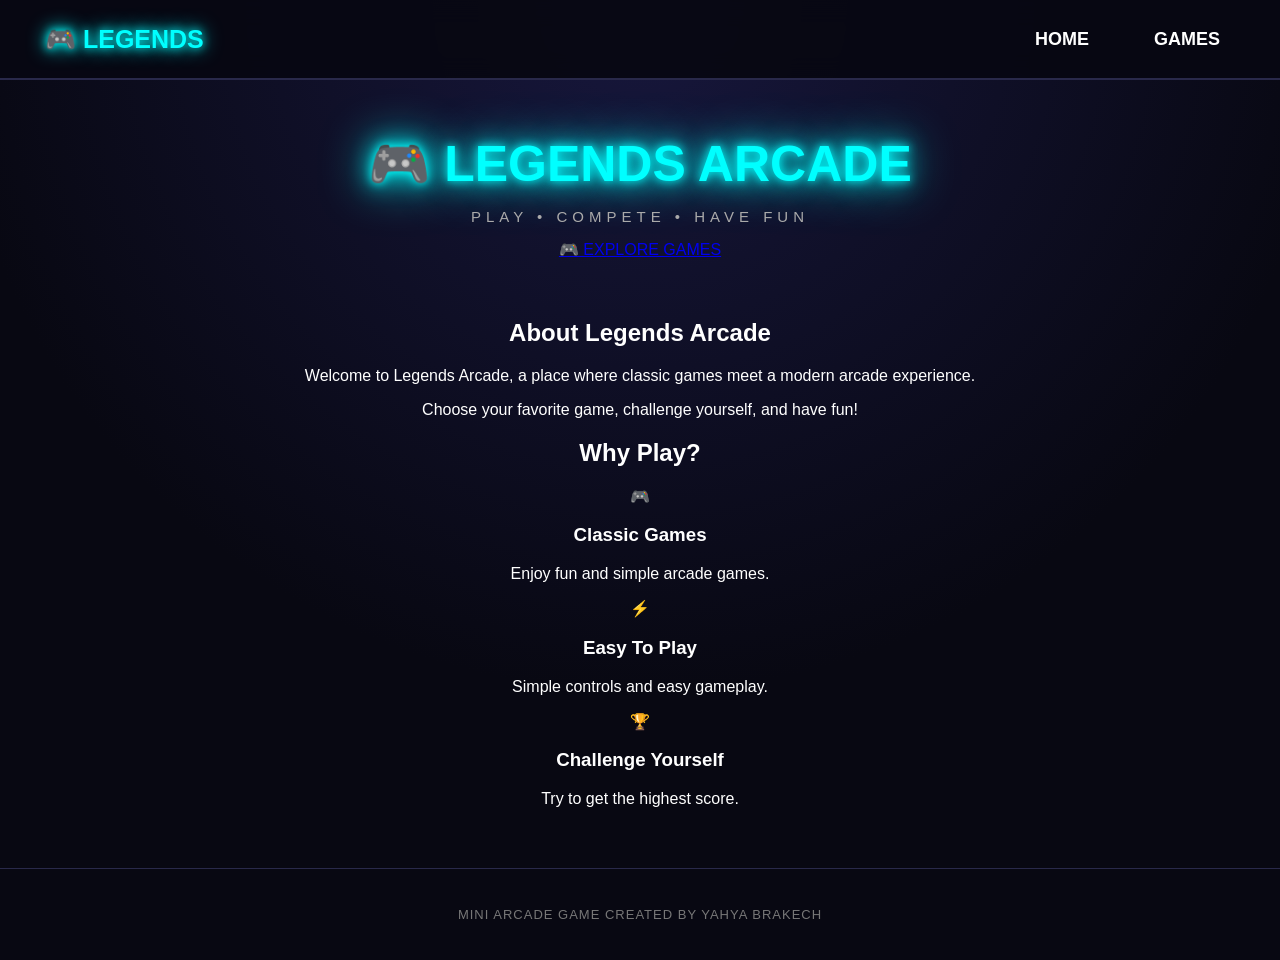
<file: index.html>
<!DOCTYPE html>
<html lang="en">

<head>

    <meta charset="UTF-8">

    <meta name="viewport" content="width=device-width, initial-scale=1.0">

    <title>LEGENDS ARCADE</title>

    <!-- WOLF FAVICON -->
    <link rel="icon" type="image/webp" href="wolf.webp">

    <link rel="stylesheet" href="style.css">

</head>

<body>


    <!-- NAVBAR -->

    <nav class="navbar">

        <div class="logo">
            🎮 LEGENDS
        </div>

        <div class="nav-links">

            <a href="index.html">
                HOME
            </a>

            <a href="games.html">
                GAMES
            </a>

        </div>

    </nav>


    <!-- HERO -->

    <header class="hero">

        <h1>
            🎮 LEGENDS ARCADE
        </h1>

        <p>
            PLAY • COMPETE • HAVE FUN
        </p>

        <a href="games.html" class="hero-button">
            🎮 EXPLORE GAMES
        </a>

    </header>


    <!-- ABOUT -->

    <section class="about">

        <h2>
            About Legends Arcade
        </h2>

        <p>
            Welcome to Legends Arcade, a place where
            classic games meet a modern arcade experience.
        </p>

        <p>
            Choose your favorite game, challenge yourself,
            and have fun!
        </p>

    </section>


    <!-- FEATURES -->

    <section class="features">

        <h2>
            Why Play?
        </h2>


        <div class="feature-container">


            <!-- FEATURE 1 -->

            <div class="feature-card">

                <span>🎮</span>

                <h3>
                    Classic Games
                </h3>

                <p>
                    Enjoy fun and simple arcade games.
                </p>

            </div>


            <!-- FEATURE 2 -->

            <div class="feature-card">

                <span>⚡</span>

                <h3>
                    Easy To Play
                </h3>

                <p>
                    Simple controls and easy gameplay.
                </p>

            </div>


            <!-- FEATURE 3 -->

            <div class="feature-card">

                <span>🏆</span>

                <h3>
                    Challenge Yourself
                </h3>

                <p>
                    Try to get the highest score.
                </p>

            </div>


        </div>

    </section>


    <!-- FOOTER -->

    <footer>

        <p>
            MINI ARCADE GAME CREATED BY YAHYA BRAKECH
        </p>

    </footer>


</body>

</html>
</file>
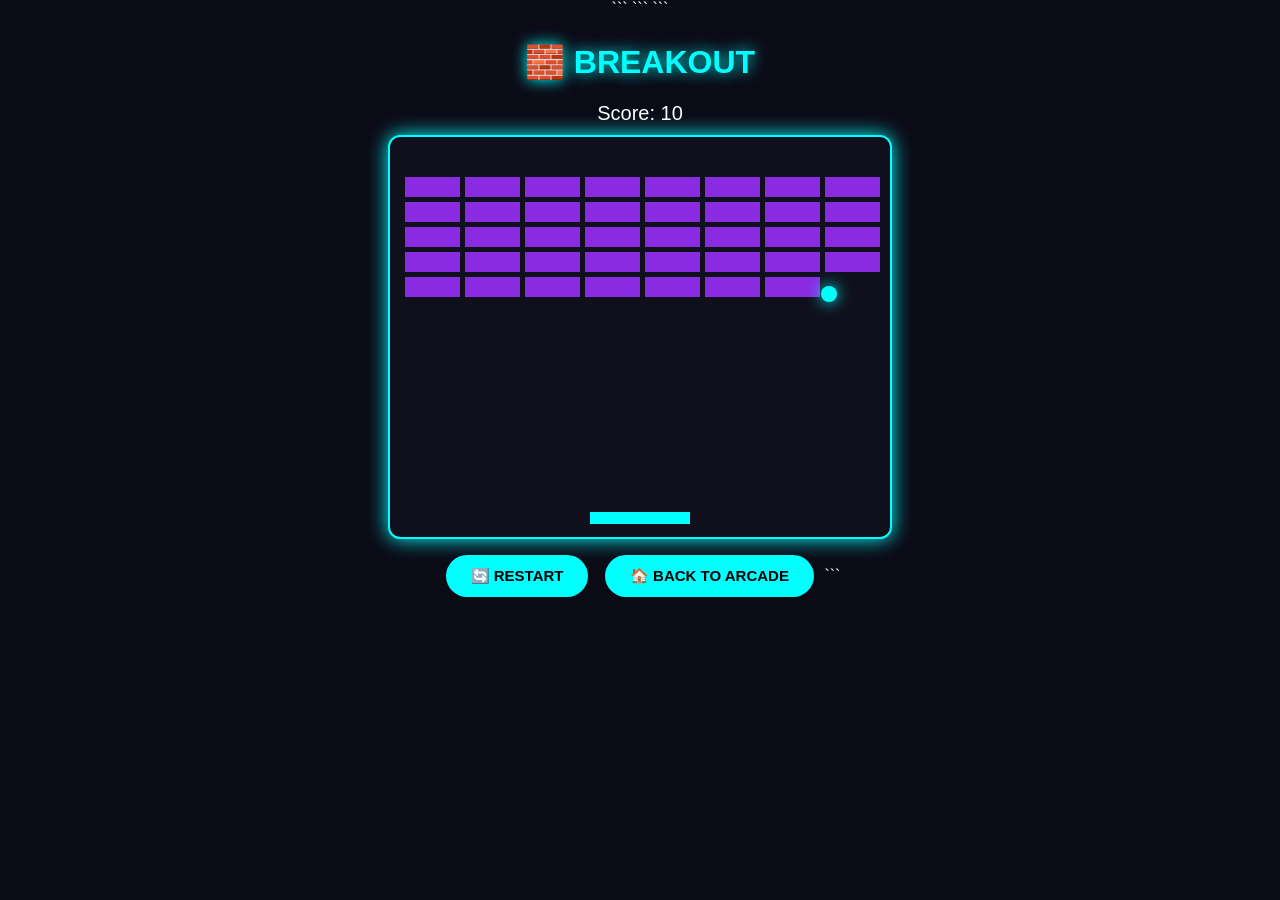
<file: breakout.html>
<!DOCTYPE html>

<html lang="en">

<head>

```
<meta charset="UTF-8">

<meta name="viewport" content="width=device-width, initial-scale=1.0">

<title>Breakout - Legends Arcade</title>

<style>

    * {
        box-sizing: border-box;
    }

    body {
        margin: 0;
        min-height: 100vh;
        background: #0b0b16;
        color: white;
        font-family: Arial, sans-serif;
        text-align: center;
    }

    h1 {
        margin-top: 25px;
        color: #00ffff;
        text-shadow: 0 0 15px #00ffff;
    }

    #score {
        font-size: 20px;
        margin: 10px;
    }

    canvas {
        background: #10101d;
        border: 2px solid #00ffff;
        border-radius: 12px;
        box-shadow: 0 0 20px #00ffff;
        max-width: 90%;
    }

    button {
        border: none;
        padding: 12px 25px;
        margin: 12px 6px;
        border-radius: 25px;
        background: #00ffff;
        color: black;
        font-weight: bold;
        cursor: pointer;
        font-size: 15px;
    }

    button:hover {
        transform: scale(1.05);
        box-shadow: 0 0 20px #00ffff;
    }

</style>
```

</head>

<body>

```
<h1>🧱 BREAKOUT</h1>

<div id="score">
    Score: 0
</div>

<canvas
    id="gameCanvas"
    width="500"
    height="400">
</canvas>

<br>

<button onclick="restart()">
    🔄 RESTART
</button>

<button onclick="window.location.href='../index.html'">
    🏠 BACK TO ARCADE
</button>


<script>

    const canvas =
        document.getElementById("gameCanvas");

    const ctx =
        canvas.getContext("2d");

    const scoreText =
        document.getElementById("score");


    let ballX;
    let ballY;

    let ballDX;
    let ballDY;

    let paddleX;

    let score;

    let gameOver;

    let bricks;


    const brickRows = 5;
    const brickColumns = 8;

    const brickWidth = 55;
    const brickHeight = 20;

    const brickPadding = 5;

    const brickOffsetTop = 40;
    const brickOffsetLeft = 15;


    function createBricks() {

        bricks = [];

        for (
            let row = 0;
            row < brickRows;
            row++
        ) {

            for (
                let column = 0;
                column < brickColumns;
                column++
            ) {

                bricks.push({

                    x:
                        brickOffsetLeft +
                        column *
                        (brickWidth + brickPadding),

                    y:
                        brickOffsetTop +
                        row *
                        (brickHeight + brickPadding),

                    visible: true

                });

            }

        }

    }


    function resetGame() {

        ballX = canvas.width / 2;

        ballY = canvas.height - 60;

        ballDX = 3;

        ballDY = -3;

        paddleX =
            canvas.width / 2 - 50;

        score = 0;

        gameOver = false;

        scoreText.textContent =
            "Score: 0";

        createBricks();

        draw();

    }


    function drawBall() {

        ctx.beginPath();

        ctx.arc(
            ballX,
            ballY,
            8,
            0,
            Math.PI * 2
        );

        ctx.fillStyle = "#00ffff";

        ctx.shadowBlur = 15;

        ctx.shadowColor = "#00ffff";

        ctx.fill();

        ctx.closePath();

        ctx.shadowBlur = 0;

    }


    function drawPaddle() {

        ctx.fillStyle = "#00ffff";

        ctx.fillRect(
            paddleX,
            canvas.height - 25,
            100,
            12
        );

    }


    function drawBricks() {

        bricks.forEach(function(brick) {

            if (!brick.visible) {
                return;
            }

            ctx.fillStyle = "#8a2be2";

            ctx.fillRect(
                brick.x,
                brick.y,
                brickWidth,
                brickHeight
            );

        });

    }


    function collisionDetection() {

        bricks.forEach(function(brick) {

            if (!brick.visible) {
                return;
            }

            if (

                ballX >
                brick.x &&

                ballX <
                brick.x + brickWidth &&

                ballY >
                brick.y &&

                ballY <
                brick.y + brickHeight

            ) {

                ballDY = -ballDY;

                brick.visible = false;

                score += 10;

                scoreText.textContent =
                    "Score: " + score;

            }

        });

    }


    function draw() {

        if (gameOver) {
            return;
        }


        ctx.clearRect(
            0,
            0,
            canvas.width,
            canvas.height
        );


        drawBricks();

        drawBall();

        drawPaddle();

        collisionDetection();


        // Walls

        if (

            ballX + ballDX >
            canvas.width - 8 ||

            ballX + ballDX < 8

        ) {

            ballDX = -ballDX;

        }


        // Top

        if (
            ballY + ballDY < 8
        ) {

            ballDY = -ballDY;

        }


        // Paddle

        if (

            ballY + ballDY >
            canvas.height - 35 &&

            ballX > paddleX &&

            ballX < paddleX + 100

        ) {

            ballDY = -ballDY;

        }


        // Bottom

        if (
            ballY + ballDY >
            canvas.height
        ) {

            gameOver = true;

            setTimeout(function() {

                alert(
                    "💀 GAME OVER!\nScore: " +
                    score
                );

            }, 50);

            return;

        }


        // Win

        let remaining =
            bricks.filter(
                brick => brick.visible
            ).length;


        if (remaining === 0) {

            gameOver = true;

            setTimeout(function() {

                alert(
                    "🏆 YOU WIN!\nScore: " +
                    score
                );

            }, 50);

            return;

        }


        ballX += ballDX;

        ballY += ballDY;


        requestAnimationFrame(draw);

    }


    function restart() {

        resetGame();

    }


    document.addEventListener(
        "keydown",
        function(event) {

            if (
                event.key === "ArrowLeft"
            ) {

                paddleX -= 25;

            }


            if (
                event.key === "ArrowRight"
            ) {

                paddleX += 25;

            }


            if (paddleX < 0) {

                paddleX = 0;

            }


            if (
                paddleX >
                canvas.width - 100
            ) {

                paddleX =
                    canvas.width - 100;

            }

        }
    );


    canvas.addEventListener(
        "mousemove",
        function(event) {

            const rect =
                canvas.getBoundingClientRect();

            const mouseX =
                event.clientX - rect.left;

            paddleX =
                mouseX - 50;


            if (paddleX < 0) {

                paddleX = 0;

            }


            if (
                paddleX >
                canvas.width - 100
            ) {

                paddleX =
                    canvas.width - 100;

            }

        }
    );


    resetGame();

</script>
```

</body>

</html>
</file>
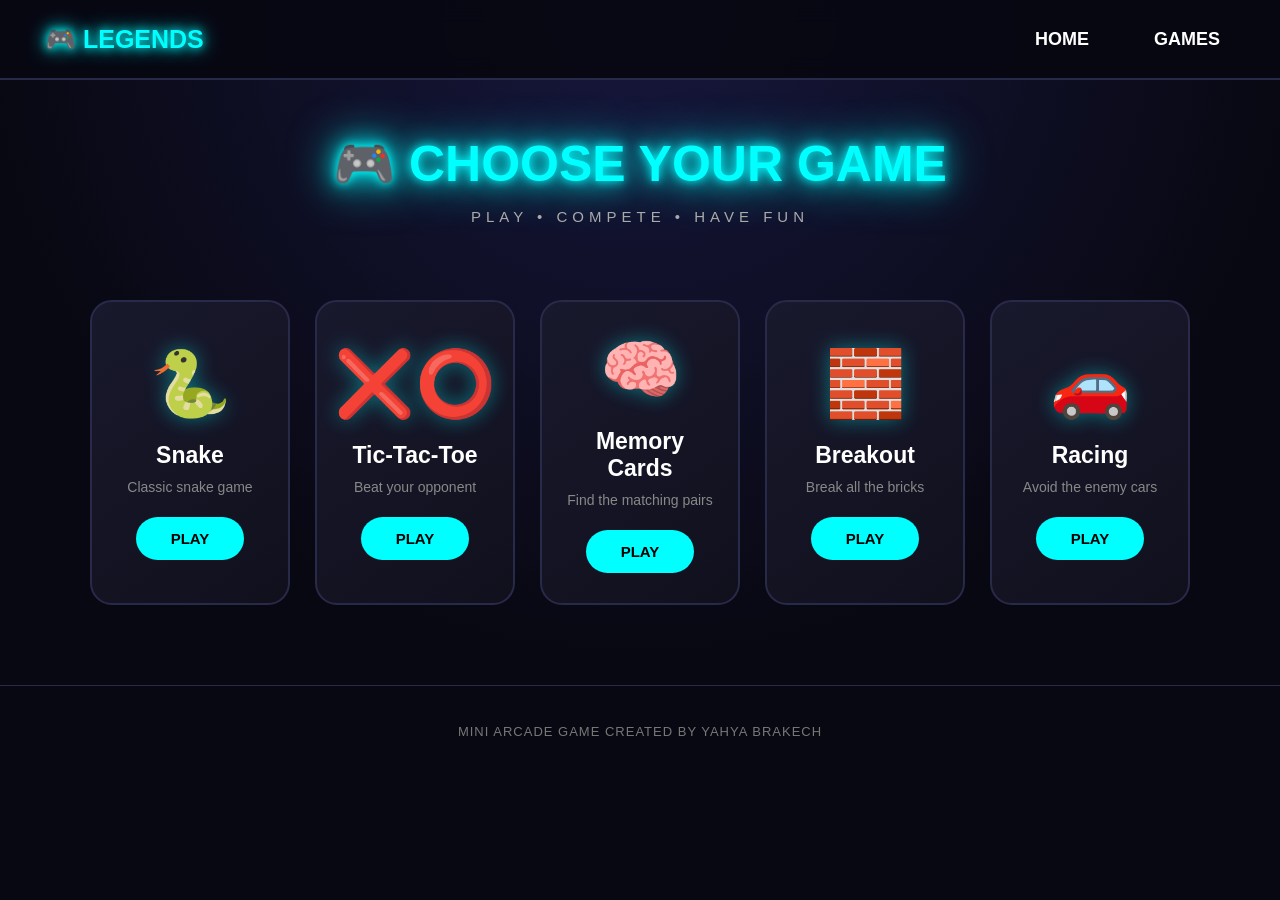
<file: games.html>
<!DOCTYPE html>
<html lang="en">

<head>

    <meta charset="UTF-8">

    <meta name="viewport" content="width=device-width, initial-scale=1.0">

    <title>Games - Legends Arcade</title>

    <link rel="icon" type="image/webp" href="wolf.webp">

    <link rel="stylesheet" href="style.css">

</head>

<body>


    <!-- NAVBAR -->

    <nav class="navbar">

        <div class="logo">
            🎮 LEGENDS
        </div>

        <div class="nav-links">

            <a href="index.html">
                HOME
            </a>

            <a href="games.html">
                GAMES
            </a>

        </div>

    </nav>


    <!-- HEADER -->

    <header>

        <h1>
            🎮 CHOOSE YOUR GAME
        </h1>

        <p>
            PLAY • COMPETE • HAVE FUN
        </p>

    </header>


    <!-- GAMES -->

    <main id="games">

        <div class="games">


            <!-- SNAKE -->

            <div class="game-card">

                <span>🐍</span>

                <h3>Snake</h3>

                <p>
                    Classic snake game
                </p>

                <button onclick="window.location.href='snake.html'">
                    PLAY
                </button>

            </div>


            <!-- TIC TAC TOE -->

            <div class="game-card">

                <span>❌⭕</span>

                <h3>Tic-Tac-Toe</h3>

                <p>
                    Beat your opponent
                </p>

                <button onclick="window.location.href='tictactoe.html'">
                    PLAY
                </button>

            </div>


            <!-- MEMORY -->

            <div class="game-card">

                <span>🧠</span>

                <h3>Memory Cards</h3>

                <p>
                    Find the matching pairs
                </p>

                <button onclick="window.location.href='memory.html'">
                    PLAY
                </button>

            </div>


            <!-- BREAKOUT -->

            <div class="game-card">

                <span>🧱</span>

                <h3>Breakout</h3>

                <p>
                    Break all the bricks
                </p>

                <button onclick="window.location.href='breakout.html'">
                    PLAY
                </button>

            </div>


            <!-- RACING -->

            <div class="game-card">

                <span>🚗</span>

                <h3>Racing</h3>

                <p>
                    Avoid the enemy cars
                </p>

                <button onclick="window.location.href='racing.html'">
                    PLAY
                </button>

            </div>


        </div>

    </main>


    <!-- FOOTER -->

    <footer>

        <p>
            MINI ARCADE GAME CREATED BY YAHYA BRAKECH
        </p>

    </footer>


</body>

</html>
</file>
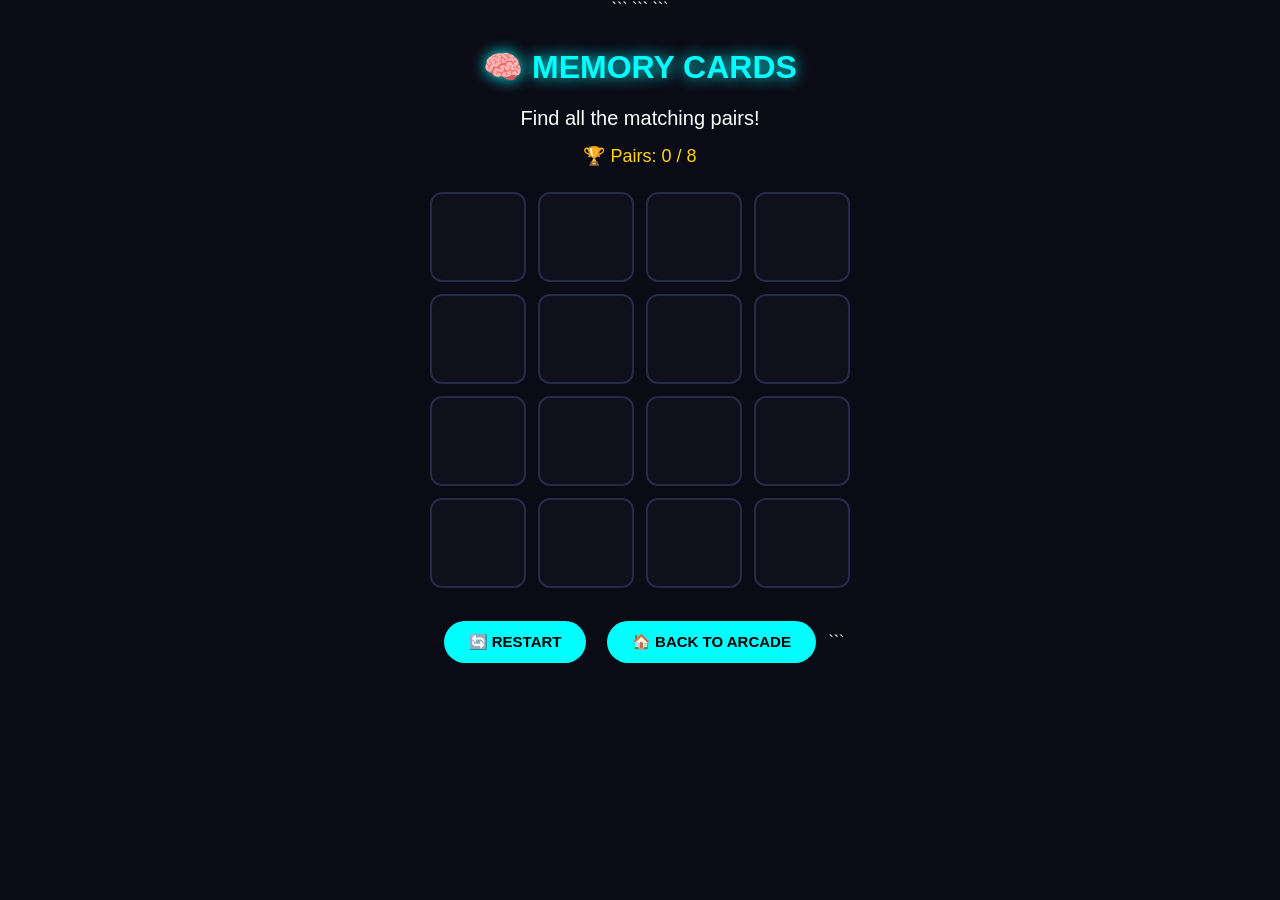
<file: memory.html>
<!DOCTYPE html>

<html lang="en">

<head>
    <meta charset="UTF-8">
    <meta name="viewport" content="width=device-width, initial-scale=1.0">

```
<title>Memory Cards - Legends Arcade</title>

<style>
    * {
        box-sizing: border-box;
    }

    body {
        margin: 0;
        min-height: 100vh;
        background: #0b0b16;
        color: white;
        font-family: Arial, sans-serif;
        text-align: center;
    }

    h1 {
        margin-top: 30px;
        color: #00ffff;
        text-shadow: 0 0 15px #00ffff;
    }

    #status {
        font-size: 20px;
        margin: 15px;
    }

    #score {
        color: #ffd700;
        font-size: 18px;
        margin: 10px;
    }

    .game {
        width: 420px;
        max-width: 90%;
        margin: 25px auto;
        display: grid;
        grid-template-columns: repeat(4, 1fr);
        gap: 12px;
    }

    .card {
        height: 90px;
        background: #151525;
        border: 2px solid #29294a;
        border-radius: 12px;
        font-size: 40px;
        display: flex;
        justify-content: center;
        align-items: center;
        cursor: pointer;
        transition: 0.2s;
    }

    .card:hover {
        border-color: #00ffff;
        box-shadow: 0 0 15px #00ffff;
    }

    .card.hidden {
        font-size: 0;
        background: #10101d;
    }

    .card.matched {
        border-color: #00ff88;
        box-shadow: 0 0 15px #00ff88;
    }

    button {
        border: none;
        padding: 12px 25px;
        margin: 8px;
        border-radius: 25px;
        background: #00ffff;
        color: black;
        font-weight: bold;
        cursor: pointer;
        font-size: 15px;
    }

    button:hover {
        transform: scale(1.05);
        box-shadow: 0 0 20px #00ffff;
    }
</style>
```

</head>

<body>

```
<h1>🧠 MEMORY CARDS</h1>

<div id="status">
    Find all the matching pairs!
</div>

<div id="score">
    🏆 Pairs: 0 / 8
</div>

<div class="game" id="game"></div>

<button onclick="restart()">
    🔄 RESTART
</button>

<button onclick="window.location.href='../index.html'">
    🏠 BACK TO ARCADE
</button>

<script>

    const symbols = [
        "🍎", "🍎",
        "🍕", "🍕",
        "🚗", "🚗",
        "⚽", "⚽",
        "🎮", "🎮",
        "🚀", "🚀",
        "👾", "👾",
        "💎", "💎"
    ];

    let firstCard = null;
    let secondCard = null;
    let lockBoard = false;
    let matches = 0;

    const game =
        document.getElementById("game");

    const statusText =
        document.getElementById("status");

    const scoreText =
        document.getElementById("score");


    function shuffle(array) {

        for (
            let i = array.length - 1;
            i > 0;
            i--
        ) {

            let j =
                Math.floor(
                    Math.random() * (i + 1)
                );

            [array[i], array[j]] =
                [array[j], array[i]];

        }

    }


    function createGame() {

        game.innerHTML = "";

        firstCard = null;
        secondCard = null;
        lockBoard = false;
        matches = 0;

        scoreText.textContent =
            "🏆 Pairs: 0 / 8";


        let shuffled = [...symbols];

        shuffle(shuffled);


        shuffled.forEach(function(symbol) {

            const card =
                document.createElement("div");

            card.classList.add(
                "card",
                "hidden"
            );

            card.textContent = symbol;

            card.onclick = function() {

                flipCard(card);

            };

            game.appendChild(card);

        });

    }


    function flipCard(card) {

        if (
            lockBoard ||
            card === firstCard ||
            card.classList.contains("matched")
        ) {

            return;

        }


        card.classList.remove("hidden");


        if (firstCard === null) {

            firstCard = card;

            return;

        }


        secondCard = card;

        lockBoard = true;


        if (
            firstCard.textContent ===
            secondCard.textContent
        ) {

            firstCard.classList.add("matched");

            secondCard.classList.add("matched");

            matches++;


            scoreText.textContent =
                "🏆 Pairs: " +
                matches +
                " / 8";


            firstCard = null;
            secondCard = null;
            lockBoard = false;


            if (matches === 8) {

                statusText.textContent =
                    "🏆 YOU FOUND ALL PAIRS!";

            }

        } else {

            setTimeout(function() {

                firstCard.classList.add("hidden");

                secondCard.classList.add("hidden");

                firstCard = null;
                secondCard = null;

                lockBoard = false;

            }, 800);

        }

    }


    function restart() {

        statusText.textContent =
            "Find all the matching pairs!";

        createGame();

    }


    createGame();

</script>
```

</body>

</html>
</file>
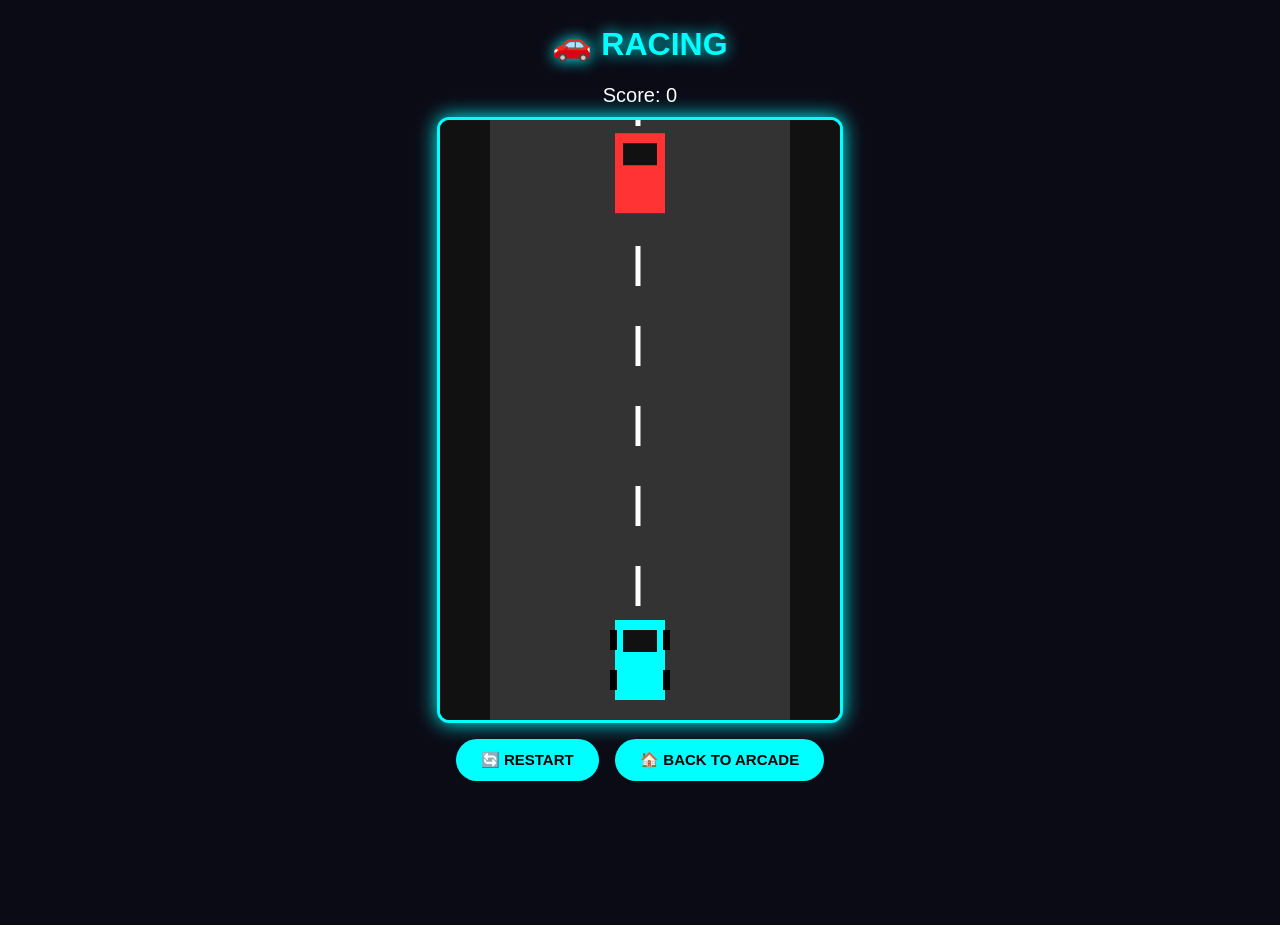
<file: racing.html>
<!DOCTYPE html>
<html lang="en">

<head>

    <meta charset="UTF-8">

    <meta name="viewport" content="width=device-width, initial-scale=1.0">

    <title>Racing - Legends Arcade</title>

    <style>

        * {
            box-sizing: border-box;
        }

        body {
            margin: 0;
            min-height: 100vh;
            background: #0b0b16;
            color: white;
            font-family: Arial, sans-serif;
            text-align: center;
        }

        h1 {
            margin-top: 25px;
            color: #00ffff;
            text-shadow: 0 0 15px #00ffff;
        }

        #score {
            font-size: 20px;
            margin: 10px;
        }

        canvas {
            background: #222;
            border: 3px solid #00ffff;
            border-radius: 12px;
            box-shadow: 0 0 20px #00ffff;
            max-width: 90%;
        }

        button {
            border: none;
            padding: 12px 25px;
            margin: 12px 6px;
            border-radius: 25px;
            background: #00ffff;
            color: black;
            font-weight: bold;
            cursor: pointer;
            font-size: 15px;
        }

        button:hover {
            transform: scale(1.05);
            box-shadow: 0 0 20px #00ffff;
        }

    </style>

</head>

<body>

    <h1>🚗 RACING</h1>

    <div id="score">
        Score: 0
    </div>

    <canvas
        id="gameCanvas"
        width="400"
        height="600">
    </canvas>

    <br>

    <button onclick="restart()">
        🔄 RESTART
    </button>

    <button onclick="window.location.href='../index.html'">
        🏠 BACK TO ARCADE
    </button>


    <script>

        const canvas =
            document.getElementById("gameCanvas");

        const ctx =
            canvas.getContext("2d");

        const scoreText =
            document.getElementById("score");


        let car;
        let enemies;
        let score;
        let gameOver;
        let roadY;


        function startGame() {

            car = {

                x: 175,
                y: 500,
                width: 50,
                height: 80,
                speed: 7

            };


            enemies = [];

            score = 0;

            gameOver = false;

            roadY = 0;


            scoreText.textContent =
                "Score: 0";


            requestAnimationFrame(gameLoop);

        }


        function drawRoad() {

            // Road

            ctx.fillStyle = "#333";

            ctx.fillRect(
                50,
                0,
                300,
                canvas.height
            );


            // Grass

            ctx.fillStyle = "#111";

            ctx.fillRect(
                0,
                0,
                50,
                canvas.height
            );

            ctx.fillRect(
                350,
                0,
                50,
                canvas.height
            );


            // Road lines

            ctx.strokeStyle = "#fff";

            ctx.lineWidth = 5;


            for (
                let y = -40 + roadY;
                y < canvas.height;
                y += 80
            ) {

                ctx.beginPath();

                ctx.moveTo(198, y);

                ctx.lineTo(198, y + 40);

                ctx.stroke();

            }

        }


        function drawCar() {

            // Main car

            ctx.fillStyle = "#00ffff";

            ctx.fillRect(
                car.x,
                car.y,
                car.width,
                car.height
            );


            // Window

            ctx.fillStyle = "#111";

            ctx.fillRect(
                car.x + 8,
                car.y + 10,
                34,
                22
            );


            // Wheels

            ctx.fillStyle = "#000";

            ctx.fillRect(
                car.x - 5,
                car.y + 10,
                7,
                20
            );

            ctx.fillRect(
                car.x + 48,
                car.y + 10,
                7,
                20
            );

            ctx.fillRect(
                car.x - 5,
                car.y + 50,
                7,
                20
            );

            ctx.fillRect(
                car.x + 48,
                car.y + 50,
                7,
                20
            );

        }


        function createEnemy() {

            const lanes = [
                80,
                175,
                270
            ];


            const randomLane =
                lanes[
                    Math.floor(
                        Math.random() * lanes.length
                    )
                ];


            enemies.push({

                x: randomLane,

                y: -90,

                width: 50,

                height: 80,

                speed:
                    4 + Math.random() * 2

            });

        }


        function drawEnemies() {

            enemies.forEach(function(enemy) {

                ctx.fillStyle = "#ff3333";

                ctx.fillRect(
                    enemy.x,
                    enemy.y,
                    enemy.width,
                    enemy.height
                );


                ctx.fillStyle = "#111";

                ctx.fillRect(
                    enemy.x + 8,
                    enemy.y + 10,
                    34,
                    22
                );

            });

        }


        function collision(car, enemy) {

            return (

                car.x <
                enemy.x + enemy.width &&

                car.x + car.width >
                enemy.x &&

                car.y <
                enemy.y + enemy.height &&

                car.y + car.height >
                enemy.y

            );

        }


        function update() {

            roadY += 6;


            if (roadY >= 80) {

                roadY = 0;

            }


            enemies.forEach(function(enemy) {

                enemy.y += enemy.speed;

            });


            enemies =
                enemies.filter(function(enemy) {

                    if (
                        enemy.y > canvas.height
                    ) {

                        score += 10;

                        scoreText.textContent =
                            "Score: " + score;

                        return false;

                    }

                    return true;

                });


            // Create enemies

            if (
                Math.random() < 0.02
            ) {

                createEnemy();

            }


            // Collision

            enemies.forEach(function(enemy) {

                if (
                    collision(car, enemy)
                ) {

                    gameOver = true;

                }

            });

        }


        function gameLoop() {

            if (gameOver) {

                ctx.clearRect(
                    0,
                    0,
                    canvas.width,
                    canvas.height
                );


                drawRoad();

                drawEnemies();

                drawCar();


                ctx.fillStyle = "#00ffff";

                ctx.font = "40px Arial";

                ctx.textAlign = "center";

                ctx.fillText(
                    "GAME OVER",
                    canvas.width / 2,
                    280
                );


                ctx.font = "22px Arial";

                ctx.fillText(
                    "Score: " + score,
                    canvas.width / 2,
                    320
                );


                return;

            }


            ctx.clearRect(
                0,
                0,
                canvas.width,
                canvas.height
            );


            update();

            drawRoad();

            drawEnemies();

            drawCar();


            requestAnimationFrame(gameLoop);

        }


        function restart() {

            startGame();

        }


        document.addEventListener(
            "keydown",
            function(event) {

                if (
                    event.key === "ArrowLeft" ||
                    event.key.toLowerCase() === "a"
                ) {

                    car.x -= car.speed;

                }


                if (
                    event.key === "ArrowRight" ||
                    event.key.toLowerCase() === "d"
                ) {

                    car.x += car.speed;

                }


                if (car.x < 55) {

                    car.x = 55;

                }


                if (car.x > 295) {

                    car.x = 295;

                }

            }
        );


        startGame();

    </script>

</body>

</html>
</file>
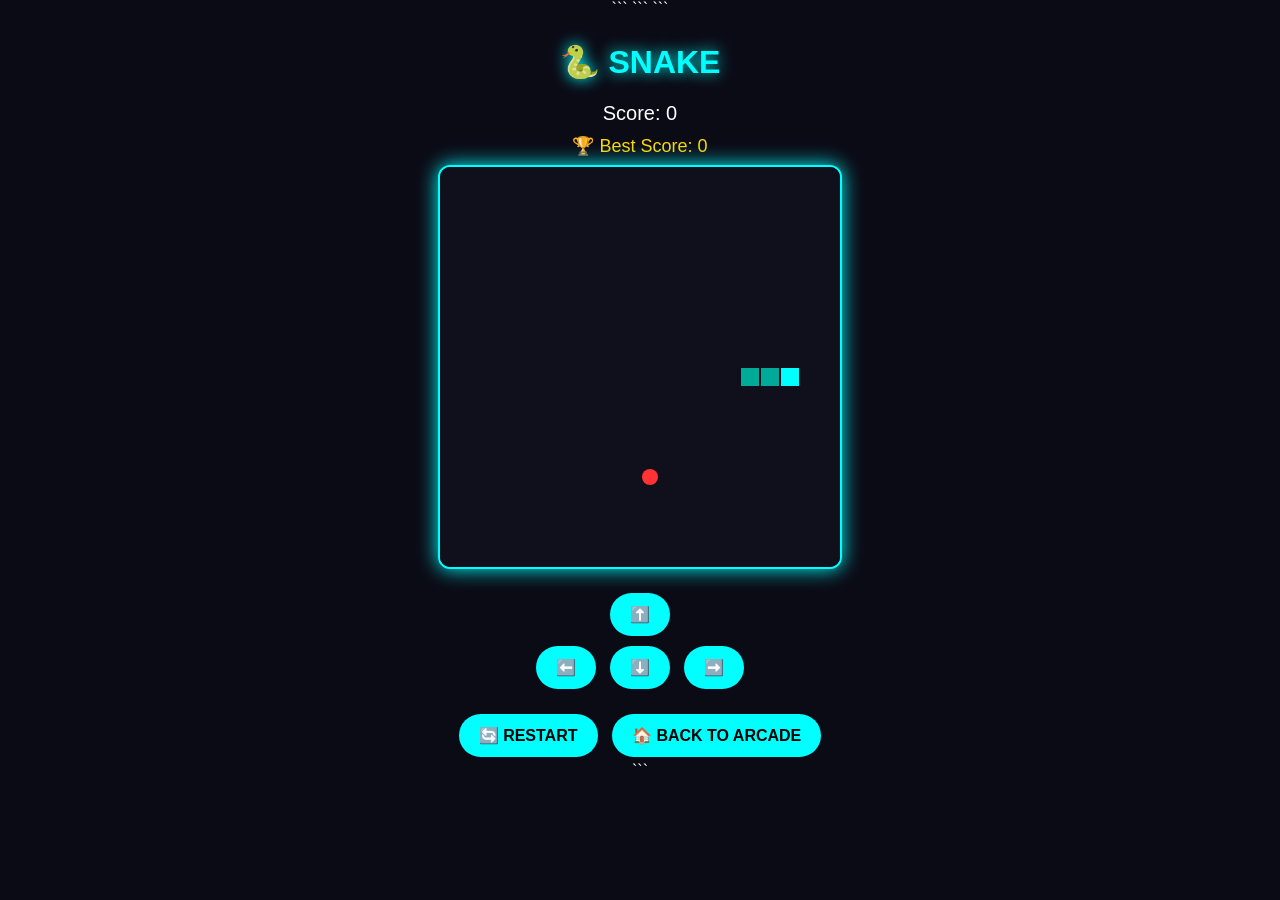
<file: snake.html>
<!DOCTYPE html>

<html lang="en">

<head>

```
<meta charset="UTF-8">

<meta name="viewport" content="width=device-width, initial-scale=1.0">

<title>Snake - Legends Arcade</title>

<style>

    * {
        box-sizing: border-box;
    }

    body {
        margin: 0;
        min-height: 100vh;
        background: #0b0b16;
        color: white;
        font-family: Arial, sans-serif;
        text-align: center;
    }

    h1 {
        margin-top: 25px;
        color: #00ffff;
        text-shadow: 0 0 15px #00ffff;
    }

    #score {
        font-size: 20px;
        margin: 10px;
    }

    #best {
        font-size: 18px;
        color: #ffd700;
        margin: 8px;
    }

    canvas {
        background: #10101d;
        border: 2px solid #00ffff;
        border-radius: 12px;
        box-shadow: 0 0 20px #00ffff;
        max-width: 90%;
    }

    .controls {
        margin-top: 15px;
    }

    .controls button,
    .menu button {
        border: none;
        padding: 12px 20px;
        margin: 5px;
        border-radius: 25px;
        background: #00ffff;
        color: black;
        font-weight: bold;
        cursor: pointer;
        font-size: 16px;
    }

    button:hover {
        transform: scale(1.05);
        box-shadow: 0 0 20px #00ffff;
    }

    .menu {
        margin-top: 15px;
    }

</style>
```

</head>

<body>

```
<h1>🐍 SNAKE</h1>

<div id="score">
    Score: 0
</div>

<div id="best">
    🏆 Best Score: 0
</div>

<canvas id="game" width="400" height="400"></canvas>


<div class="controls">

    <div>
        <button onclick="changeDirection('up')">
            ⬆️
        </button>
    </div>

    <div>
        <button onclick="changeDirection('left')">
            ⬅️
        </button>

        <button onclick="changeDirection('down')">
            ⬇️
        </button>

        <button onclick="changeDirection('right')">
            ➡️
        </button>
    </div>

</div>


<div class="menu">

    <button onclick="restart()">
        🔄 RESTART
    </button>

    <button onclick="window.location.href='../index.html'">
        🏠 BACK TO ARCADE
    </button>

</div>


<script>

    const canvas =
        document.getElementById("game");

    const ctx =
        canvas.getContext("2d");

    const scoreText =
        document.getElementById("score");

    const bestText =
        document.getElementById("best");


    const grid = 20;

    const tileCount = 20;


    let snake;

    let food;

    let dx;

    let dy;

    let score;

    let gameOver;


    let bestScore =
        Number(localStorage.getItem("snakeBestScore")) || 0;


    bestText.textContent =
        "🏆 Best Score: " + bestScore;


    function startGame() {

        snake = [

            {
                x: 200,
                y: 200
            },

            {
                x: 180,
                y: 200
            },

            {
                x: 160,
                y: 200
            }

        ];


        dx = grid;

        dy = 0;

        score = 0;

        gameOver = false;


        scoreText.textContent =
            "Score: 0";


        createFood();

    }


    function createFood() {

        food = {

            x:
                Math.floor(
                    Math.random() * tileCount
                ) * grid,

            y:
                Math.floor(
                    Math.random() * tileCount
                ) * grid

        };


        for (let part of snake) {

            if (
                part.x === food.x &&
                part.y === food.y
            ) {

                createFood();

                return;

            }

        }

    }


    function changeDirection(direction) {

        if (direction === "up" && dy === 0) {

            dx = 0;

            dy = -grid;

        }


        if (direction === "down" && dy === 0) {

            dx = 0;

            dy = grid;

        }


        if (direction === "left" && dx === 0) {

            dx = -grid;

            dy = 0;

        }


        if (direction === "right" && dx === 0) {

            dx = grid;

            dy = 0;

        }

    }


    document.addEventListener(
        "keydown",
        function(event) {

            if (event.key === "ArrowUp") {

                changeDirection("up");

            }

            if (event.key === "ArrowDown") {

                changeDirection("down");

            }

            if (event.key === "ArrowLeft") {

                changeDirection("left");

            }

            if (event.key === "ArrowRight") {

                changeDirection("right");

            }

        }
    );


    function draw() {

        if (gameOver) {

            drawGameOver();

            return;

        }


        ctx.fillStyle = "#10101d";

        ctx.fillRect(
            0,
            0,
            canvas.width,
            canvas.height
        );


        // Food

        ctx.fillStyle = "#ff3333";

        ctx.beginPath();

        ctx.arc(
            food.x + 10,
            food.y + 10,
            8,
            0,
            Math.PI * 2
        );

        ctx.fill();


        // Snake

        snake.forEach(function(part, index) {

            if (index === 0) {

                ctx.fillStyle = "#00ffff";

            } else {

                ctx.fillStyle = "#00aa99";

            }

            ctx.fillRect(
                part.x + 1,
                part.y + 1,
                grid - 2,
                grid - 2
            );

        });


        let head = {

            x: snake[0].x + dx,

            y: snake[0].y + dy

        };


        // Wall collision

        if (

            head.x < 0 ||

            head.x >= canvas.width ||

            head.y < 0 ||

            head.y >= canvas.height

        ) {

            endGame();

            return;

        }


        // Self collision

        for (let part of snake) {

            if (
                head.x === part.x &&
                head.y === part.y
            ) {

                endGame();

                return;

            }

        }


        snake.unshift(head);


        // Eat food

        if (
            head.x === food.x &&
            head.y === food.y
        ) {

            score += 10;

            scoreText.textContent =
                "Score: " + score;


            if (score > bestScore) {

                bestScore = score;

                localStorage.setItem(
                    "snakeBestScore",
                    bestScore
                );

                bestText.textContent =
                    "🏆 Best Score: " + bestScore;

            }


            createFood();

        } else {

            snake.pop();

        }

    }


    function endGame() {

        gameOver = true;

        drawGameOver();

    }


    function drawGameOver() {

        ctx.fillStyle =
            "rgba(0, 0, 0, 0.75)";

        ctx.fillRect(
            0,
            0,
            canvas.width,
            canvas.height
        );


        ctx.fillStyle = "#00ffff";

        ctx.font = "38px Arial";

        ctx.textAlign = "center";

        ctx.fillText(
            "GAME OVER",
            canvas.width / 2,
            180
        );


        ctx.font = "22px Arial";

        ctx.fillText(
            "Score: " + score,
            canvas.width / 2,
            225
        );


        ctx.fillText(
            "Press RESTART",
            canvas.width / 2,
            265
        );

    }


    function restart() {

        startGame();

    }


    startGame();


    setInterval(
        draw,
        120
    );

</script>
```

</body>

</html>
</file>
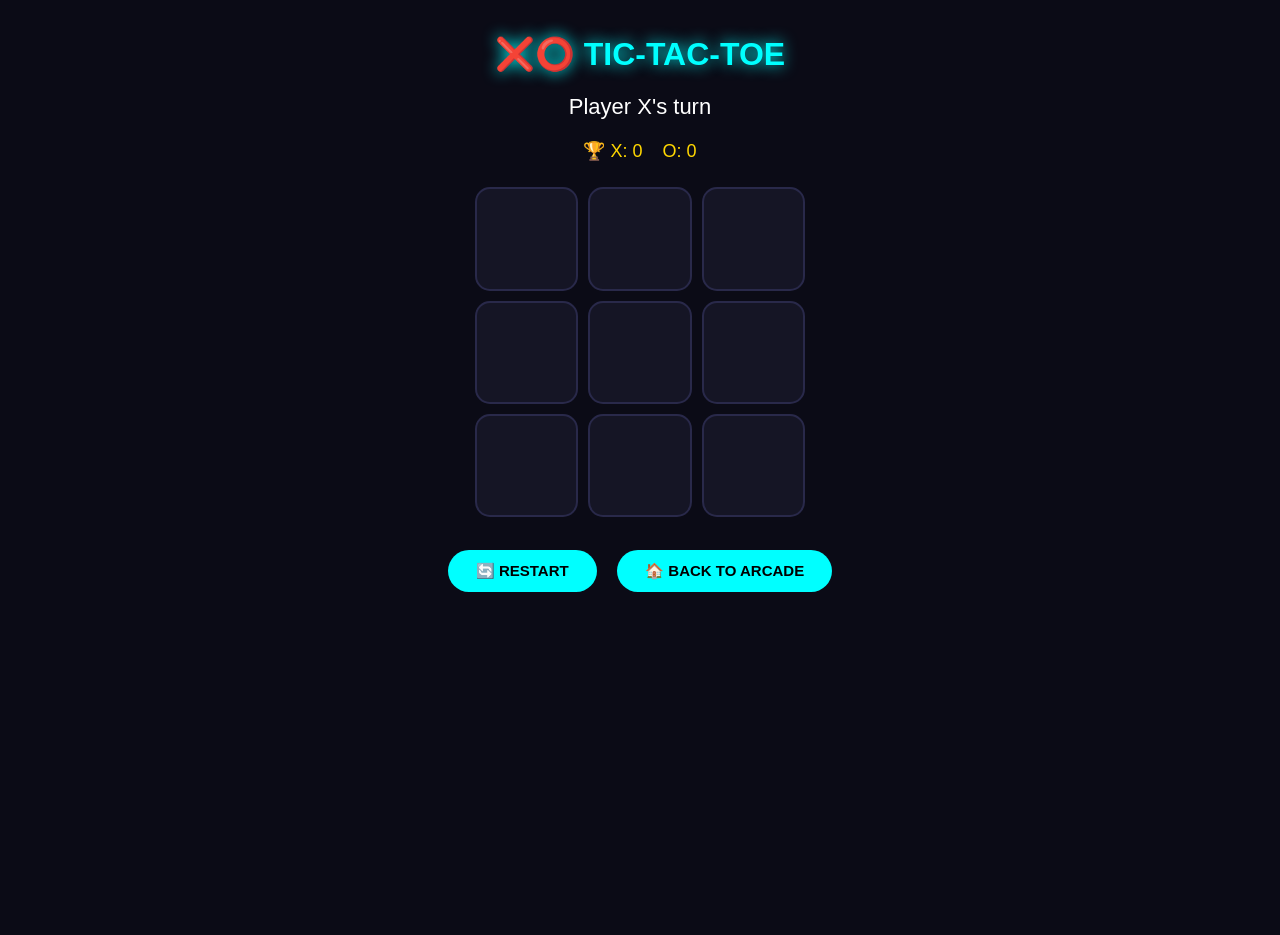
<file: tictactoe.html>
<!DOCTYPE html>
<html lang="en">

<head>

    <meta charset="UTF-8">

    <meta name="viewport" content="width=device-width, initial-scale=1.0">

    <title>Tic-Tac-Toe - Legends Arcade</title>

    <style>

        * {
            box-sizing: border-box;
        }

        body {
            margin: 0;
            min-height: 100vh;
            background: #0b0b16;
            color: white;
            font-family: Arial, sans-serif;
            text-align: center;
        }

        h1 {
            margin-top: 35px;
            color: #00ffff;
            text-shadow: 0 0 15px #00ffff;
        }

        #status {
            font-size: 22px;
            margin: 20px;
        }

        #scores {
            font-size: 18px;
            color: #ffd700;
            margin: 15px;
        }

        .board {
            width: 330px;
            height: 330px;
            margin: 25px auto;
            display: grid;
            grid-template-columns: repeat(3, 1fr);
            gap: 10px;
        }

        .cell {
            background: #151525;
            border: 2px solid #29294a;
            border-radius: 15px;
            font-size: 55px;
            font-weight: bold;
            color: #00ffff;
            cursor: pointer;
            display: flex;
            justify-content: center;
            align-items: center;
        }

        .cell:hover {
            border-color: #00ffff;
            box-shadow: 0 0 15px #00ffff;
        }

        button {
            border: none;
            padding: 12px 28px;
            margin: 8px;
            border-radius: 25px;
            background: #00ffff;
            color: black;
            font-weight: bold;
            cursor: pointer;
            font-size: 15px;
        }

        button:hover {
            transform: scale(1.05);
            box-shadow: 0 0 20px #00ffff;
        }

    </style>

</head>

<body>

    <h1>❌⭕ TIC-TAC-TOE</h1>

    <div id="status">
        Player X's turn
    </div>

    <div id="scores">
        🏆 X: 0 &nbsp;&nbsp; O: 0
    </div>


    <div class="board">

        <div class="cell" onclick="play(0)"></div>
        <div class="cell" onclick="play(1)"></div>
        <div class="cell" onclick="play(2)"></div>

        <div class="cell" onclick="play(3)"></div>
        <div class="cell" onclick="play(4)"></div>
        <div class="cell" onclick="play(5)"></div>

        <div class="cell" onclick="play(6)"></div>
        <div class="cell" onclick="play(7)"></div>
        <div class="cell" onclick="play(8)"></div>

    </div>


    <button onclick="restart()">
        🔄 RESTART
    </button>

    <button onclick="window.location.href='../index.html'">
        🏠 BACK TO ARCADE
    </button>


    <script>

        let board = [
            "", "", "",
            "", "", "",
            "", "", ""
        ];

        let currentPlayer = "X";

        let gameOver = false;


        let scoreX =
            Number(localStorage.getItem("tttX")) || 0;

        let scoreO =
            Number(localStorage.getItem("tttO")) || 0;


        const cells =
            document.querySelectorAll(".cell");

        const statusText =
            document.getElementById("status");

        const scores =
            document.getElementById("scores");


        function updateScores() {

            scores.innerHTML =
                "🏆 X: " +
                scoreX +
                " &nbsp;&nbsp; O: " +
                scoreO;

        }


        function play(index) {

            if (
                board[index] !== "" ||
                gameOver
            ) {

                return;

            }


            board[index] = currentPlayer;

            cells[index].textContent =
                currentPlayer;


            if (checkWinner()) {

                statusText.textContent =
                    "🏆 Player " +
                    currentPlayer +
                    " wins!";


                if (currentPlayer === "X") {

                    scoreX++;

                    localStorage.setItem(
                        "tttX",
                        scoreX
                    );

                } else {

                    scoreO++;

                    localStorage.setItem(
                        "tttO",
                        scoreO
                    );

                }


                updateScores();

                gameOver = true;

                return;

            }


            if (!board.includes("")) {

                statusText.textContent =
                    "🤝 It's a draw!";

                gameOver = true;

                return;

            }


            currentPlayer =
                currentPlayer === "X"
                    ? "O"
                    : "X";


            statusText.textContent =
                "Player " +
                currentPlayer +
                "'s turn";

        }


        function checkWinner() {

            const wins = [

                [0, 1, 2],
                [3, 4, 5],
                [6, 7, 8],

                [0, 3, 6],
                [1, 4, 7],
                [2, 5, 8],

                [0, 4, 8],
                [2, 4, 6]

            ];


            for (let combo of wins) {

                const a = combo[0];
                const b = combo[1];
                const c = combo[2];


                if (

                    board[a] !== "" &&

                    board[a] === board[b] &&

                    board[a] === board[c]

                ) {

                    return true;

                }

            }


            return false;

        }


        function restart() {

            board = [
                "", "", "",
                "", "", "",
                "", "", ""
            ];


            currentPlayer = "X";

            gameOver = false;


            cells.forEach(function(cell) {

                cell.textContent = "";

            });


            statusText.textContent =
                "Player X's turn";

        }


        updateScores();

    </script>

</body>

</html>
</file>
<file: style.css>
* {
    box-sizing: border-box;
}

body {
    margin: 0;
    min-height: 100vh;

    background:
        radial-gradient(
            circle at top,
            #17173d,
            #080812 60%
        );

    color: white;

    font-family: Arial, sans-serif;

    text-align: center;
}


/* =========================
   NAVBAR
========================= */

.navbar {
    position: sticky;
    top: 0;
    z-index: 1000;

    min-height: 80px;

    padding: 0 45px;

    background: rgba(8, 8, 18, 0.95);

    border-bottom: 2px solid #29294a;

    backdrop-filter: blur(12px);

    display: flex;

    align-items: center;

    justify-content: space-between;
}


/* LOGO */

.logo {
    color: #00ffff;

    font-size: 25px;

    font-weight: bold;

    text-shadow:
        0 0 10px #00ffff,
        0 0 20px #00ffff;
}


/* NAV LINKS */

.nav-links {
    display: flex;

    gap: 35px;
}


.nav-links a {
    color: white;

    text-decoration: none;

    font-size: 18px;

    font-weight: bold;

    padding: 10px 15px;

    border-radius: 10px;

    transition:
        color 0.2s,
        text-shadow 0.2s,
        background 0.2s,
        box-shadow 0.2s;
}


/* NAVBAR HOVER */

.nav-links a:hover {
    color: #00ffff;

    background: rgba(
        0,
        255,
        255,
        0.08
    );

    text-shadow:
        0 0 10px #00ffff;

    box-shadow:
        0 0 15px
        rgba(
            0,
            255,
            255,
            0.2
        );
}


/* =========================
   HEADER
========================= */

header {
    padding: 55px 20px 40px;

    animation:
        fadeIn 0.8s ease;
}


header h1 {
    margin: 0;

    font-size: 50px;

    color: #00ffff;

    text-shadow:
        0 0 10px #00ffff,
        0 0 25px #00ffff,
        0 0 50px #00ffff;
}


header p {
    margin-top: 15px;

    color: #aaa;

    font-size: 15px;

    letter-spacing: 5px;
}


/* =========================
   MAIN
========================= */

main {
    padding: 20px;
}


main h2 {
    margin: 10px 0 35px;

    font-size: 30px;

    animation:
        fadeIn 1s ease;
}


/* =========================
   GAME GRID
========================= */

.games {
    max-width: 1100px;

    margin: auto;

    display: grid;

    grid-template-columns:
        repeat(
            auto-fit,
            minmax(200px, 1fr)
        );

    gap: 25px;
}


/* =========================
   GAME CARD
========================= */

.game-card {
    background:
        linear-gradient(
            145deg,
            #19192d,
            #10101d
        );

    border: 2px solid #29294a;

    border-radius: 22px;

    padding: 30px 20px;

    min-height: 280px;

    display: flex;

    flex-direction: column;

    justify-content: center;

    align-items: center;

    transition:
        transform 0.3s,
        border-color 0.3s,
        box-shadow 0.3s;

    animation:
        fadeIn 0.8s ease both;
}


/* CARD DELAYS */

.game-card:nth-child(1) {
    animation-delay: 0.1s;
}

.game-card:nth-child(2) {
    animation-delay: 0.2s;
}

.game-card:nth-child(3) {
    animation-delay: 0.3s;
}

.game-card:nth-child(4) {
    animation-delay: 0.4s;
}

.game-card:nth-child(5) {
    animation-delay: 0.5s;
}


/* CARD HOVER */

.game-card:hover {
    transform:
        translateY(-10px)
        scale(1.02);

    border-color: #00ffff;

    box-shadow:
        0 0 15px #00ffff,
        0 0 40px
        rgba(
            0,
            255,
            255,
            0.25
        );
}


/* =========================
   GAME ICON
========================= */

.game-card span {
    display: block;

    font-size: 65px;

    margin-bottom: 15px;

    filter:
        drop-shadow(
            0 0 10px
            rgba(
                0,
                255,
                255,
                0.4
            )
        );
}


/* =========================
   GAME TITLE
========================= */

.game-card h3 {
    margin: 5px 0 10px;

    font-size: 23px;
}


/* =========================
   GAME DESCRIPTION
========================= */

.game-card p {
    margin: 0 0 22px;

    color: #888;

    font-size: 14px;
}


/* =========================
   PLAY BUTTON
========================= */

.game-card button {
    border: none;

    padding: 13px 35px;

    border-radius: 30px;

    background: #00ffff;

    color: #000;

    font-size: 15px;

    font-weight: bold;

    cursor: pointer;

    transition:
        transform 0.2s,
        box-shadow 0.2s;

    animation:
        buttonGlow 2s infinite;
}


/* BUTTON HOVER */

.game-card button:hover {
    transform: scale(1.1);

    box-shadow:
        0 0 10px #00ffff,
        0 0 25px #00ffff,
        0 0 45px
        rgba(
            0,
            255,
            255,
            0.5
        );
}


/* BUTTON PRESS */

.game-card button:active {
    transform: scale(0.95);
}


/* =========================
   BUTTON GLOW
========================= */

@keyframes buttonGlow {

    0% {
        box-shadow:
            0 0 5px #00ffff;
    }

    50% {
        box-shadow:
            0 0 20px #00ffff,
            0 0 35px
            rgba(
                0,
                255,
                255,
                0.4
            );
    }

    100% {
        box-shadow:
            0 0 5px #00ffff;
    }

}


/* =========================
   FOOTER
========================= */

footer {
    margin-top: 60px;

    padding: 25px;

    border-top:
        1px solid #29294a;

    color: #777;

    font-size: 13px;

    letter-spacing: 1px;

    animation:
        fadeIn 1.2s ease;
}


/* =========================
   FADE IN ANIMATION
========================= */

@keyframes fadeIn {

    from {
        opacity: 0;

        transform:
            translateY(25px);
    }

    to {
        opacity: 1;

        transform:
            translateY(0);
    }

}


/* =========================
   MOBILE
========================= */

@media (max-width: 600px) {

    header {
        padding:
            40px 15px 25px;
    }


    header h1 {
        font-size: 32px;
    }


    header p {
        font-size: 11px;

        letter-spacing: 3px;
    }


    main h2 {
        font-size: 24px;
    }


    .games {
        grid-template-columns: 1fr;
    }


    .game-card {
        min-height: 250px;
    }


    .navbar {
        min-height: 70px;

        padding: 0 15px;
    }


    .logo {
        font-size: 19px;
    }


    .nav-links {
        gap: 8px;
    }


    .nav-links a {
        font-size: 14px;

        padding: 8px 10px;
    }

}
</file>
